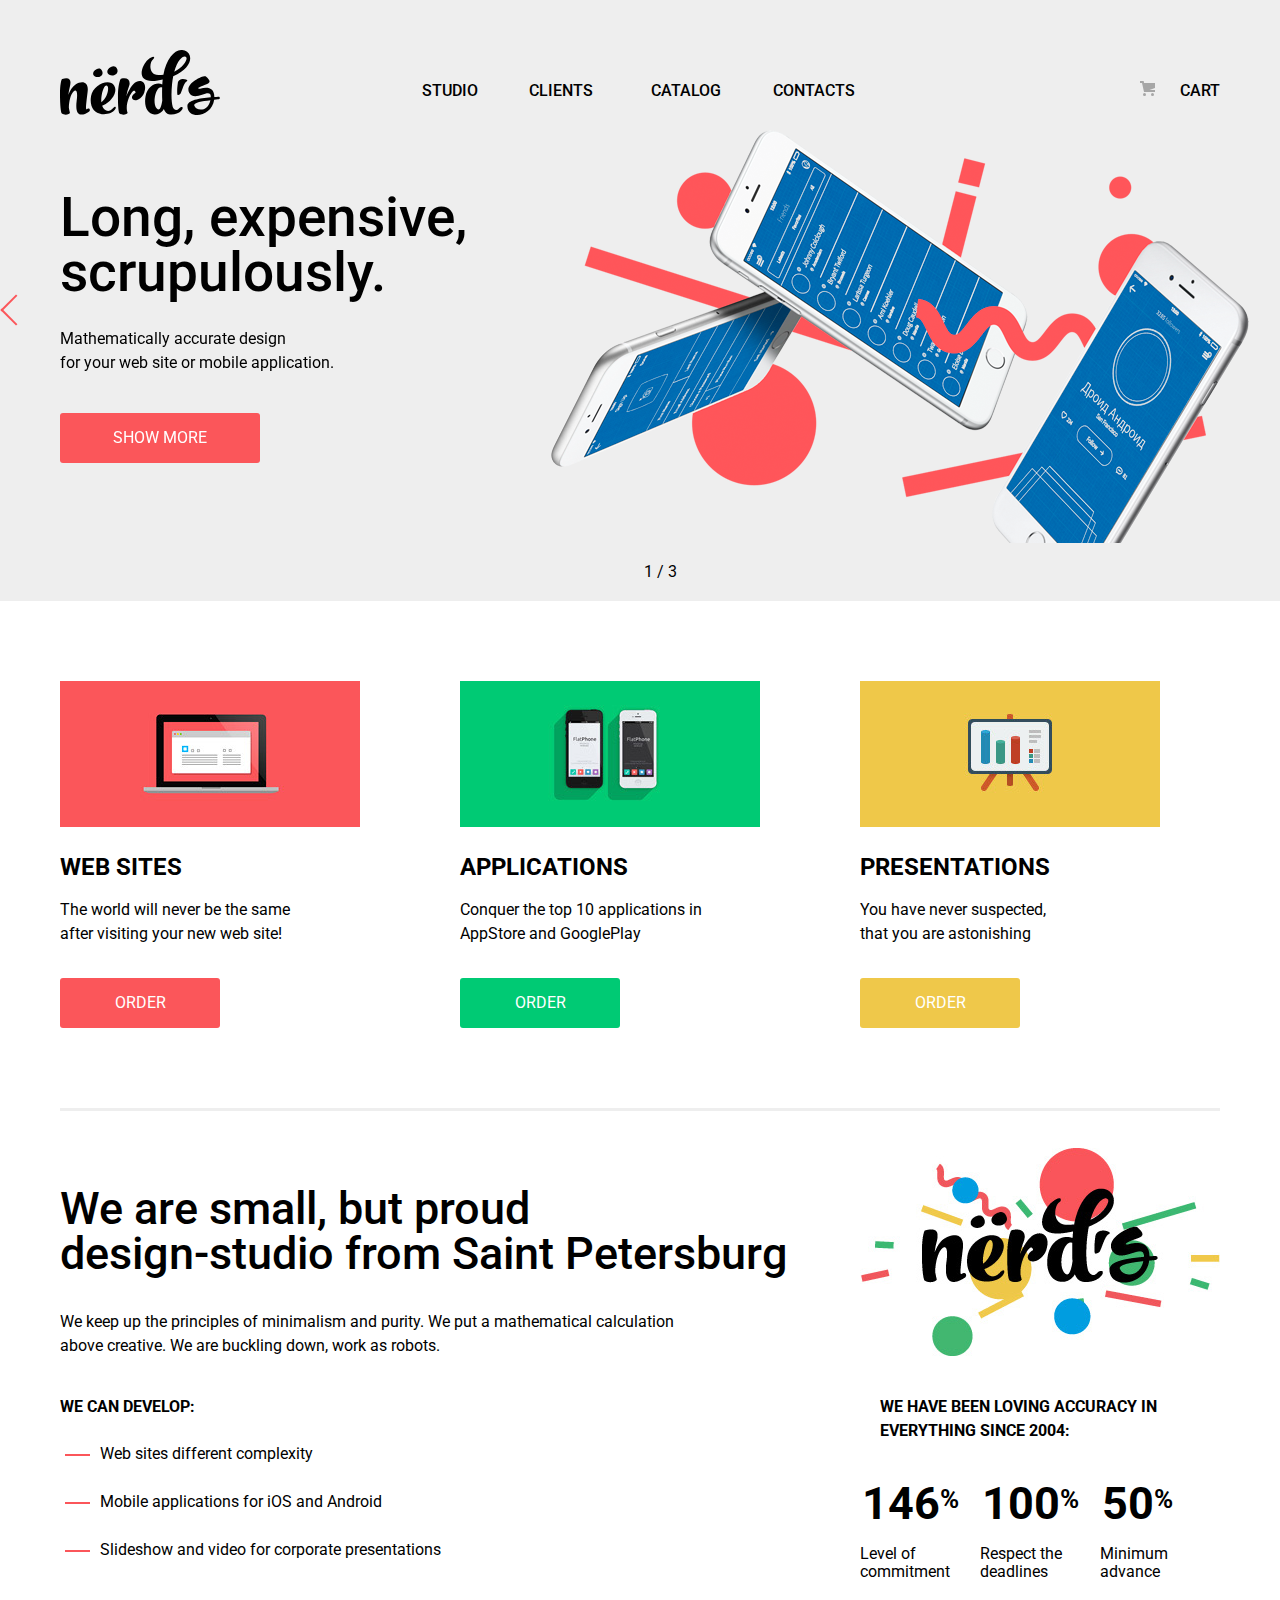
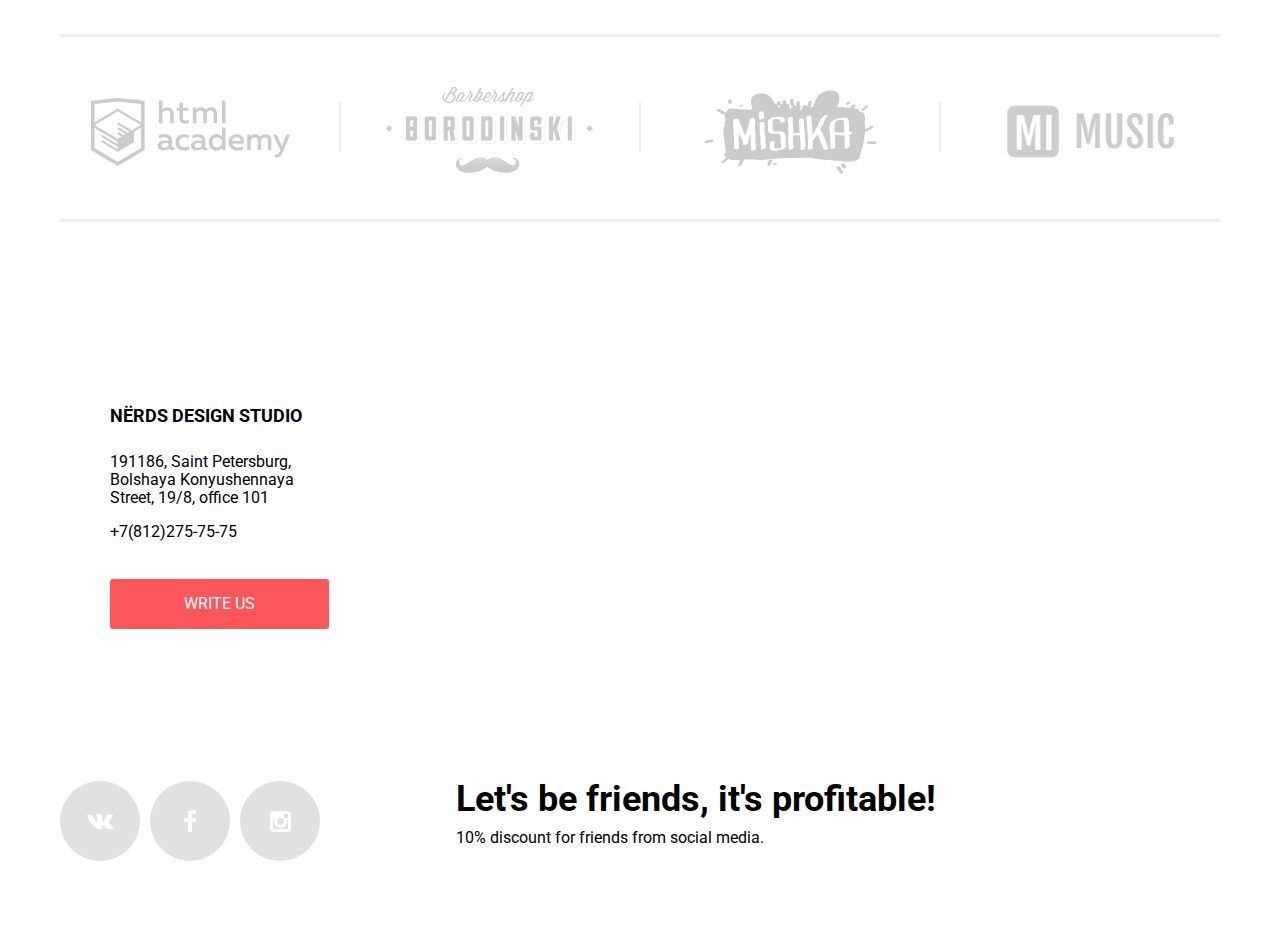
<file: index.html>
<!DOCTYPE html>
<html lang="en">

<head>
	<meta charset="UTF-8">
	<title>«Nerds»</title>
	<meta name="viewport" content="width=1320, initial-scale=1">
	<link href="https://fonts.googleapis.com/css?family=Roboto:400,500,700" rel="stylesheet">
	<link href="css/normalize.css" rel="stylesheet">
	<link href="css/style.css" rel="stylesheet">
</head>

<body>
	<header class="main-header">
		<div class="container">
			<nav class="main-navigation">
				<a class="main-header-logo">
					<img src="img/nerds-logo.svg" width="160" height="65" alt="Logo 'Nerds'">
				</a>
				<div class="main-navigation-wrapper">
					<ul class="site-navigation">
						<li><a href="#" class="disabled">Studio</a></li>
						<li><a href="#" class="disabled">Clients</a></li>
						<li><a href="catalog.html">Catalog</a></li>
						<li><a href="#" class="disabled">Contacts</a></li>
					</ul>
					<ul class="user-navigation">
						<li><a class="cart-link disabled" href="#">Cart</a></li>
					</ul>
				</div>
			</nav>
		</div>
		<!-- slider -->
		<section class="slider">
			<h2 class="visually-hidden">Advantages</h2>
			<div class="swiper-container">
				<ul class="slider-list swiper-wrapper">
					<li class="slider-item slider-item--first swiper-slide">
						<h3>Long, expensive,<br> scrupulously.</h3>
						<p>Mathematically accurate design<br>for your web site or mobile application.</p>
						<a class="button slider-item-button" href="javascript:void(0)">Show more</a>
					</li>
					<li class="slider-item slider-item--second swiper-slide">
						<h3>We love mathematics as no one else.</h3>
						<p>Nothing creative, only mathematical formulas for calculating ideal proportions.</p>
						<a class="button slider-item-button" href="javascript:void(0)">Show more</a>
					</li>
					<li class="slider-item slider-item--third swiper-slide">
						<h3>Only night,<br>only hard-core</h3>
						<p>Work during the day, how is everyone? We are against it.<br>Work is just beginning at midnight.</p>
						<a class="button slider-item-button" href="javascript:void(0)">Show more</a>
					</li>
				</ul>
				<!-- Pagination -->
				<div class="swiper-pagination"></div>
				<!-- Arrows -->
				<div class="swiper-button-next"><span></span></div>
				<div class="swiper-button-prev"><span></span></div>
			</div>
		</section>
	</header>

	<main>
		<div class="container">
			<h1 class="visually-hidden">Nerds</h1>
			<!-- services -->
			<section class="features">
				<h2 class="visually-hidden">Services</h2>
				<ul class="features-list">
					<li class="feature-item">
						<img src="img/illustration-1.jpg" width="300" height="146" alt="Web sites">
						<h3>Web sites</h3>
						<p>The world will never be the same<br>after visiting your new web site!</p>
						<a class="feature-item-button-1 button" href="javascript:void(0)">Order</a>
					</li>
					<li class="feature-item">
						<img src="img/illustration-2.jpg" width="300" height="146" alt="Applications">
						<h3>Applications</h3>
						<p>Conquer the top 10 applications in <br>AppStore and GooglePlay</p>
						<a class="feature-item-button-2 button" href="javascript:void(0)">Order</a>
					</li>
					<li class="feature-item">
						<img src="img/illustration-3.jpg" width="300" height="146" alt="Presentations">
						<h3>Presentations</h3>
						<p>You have never suspected,<br>that you are astonishing</p>
						<a class="feature-item-button-3 button" href="javascript:void(0)">Order</a>
					</li>
				</ul>
			</section>
			<!-- about company -->
			<section class="about-us">
				<h2 class="visually-hidden">About us</h2>
				<div class="advantages">
					<p><strong>We are small, but proud<br>design-studio from Saint Petersburg</strong></p>
					<p>We keep up the principles of minimalism and purity. We put a mathematical calculation<br>
						above creative. We are buckling down, work as robots.</p>
					<h3>We can develop:</h3>
					<ul class="advantages-list">
						<li>Web sites different complexity</li>
						<li>Mobile applications for iOS and Android</li>
						<li>Slideshow and video for corporate presentations</li>
					</ul>
				</div>
				<!-- statistics -->
				<div class="statistics">
					<img src="img/nerds-illustration.jpg" width="360" height="208" alt="Logo 'Nerds'">
					<h3>We have been loving accuracy in everything since 2004:</h3>
					<ul class="statistics-list">
						<li>
							<dl>
								<dt>146<span>%</span></dt>
								<dd>Level of commitment</dd>
							</dl>
						</li>
						<li>
							<dl>
								<dt>100<span>%</span></dt>
								<dd>Respect the deadlines</dd>
							</dl>
						</li>
						<li>
							<dl>
								<dt>50<span>%</span></dt>
								<dd>Minimum advance</dd>
							</dl>
						</li>
					</ul>
				</div>
			</section>
			<!-- Clients -->
			<section class="product-links">
				<h2 class="visually-hidden">Examples of our work</h2>
				<div class="product-links-list">
					<ul>
						<li>
							<a href="https://htmlacademy.ru" target="_blank"><img src="img/logo-1.png" width="199" height="68"
									alt="HTMLAcademy"></a>
							<span class="visually-hidden">HTMLAcademy</span>
						</li>
						<li>
							<a href="https://gorodetskaya-mariia.github.io/Barbershop/" target="_blank"><img src="img/logo-2.png"
									width="209" height="87" alt="Barbershop 'Borodinskii'"></a>
							<span class="visually-hidden">Barbershop "Borodinskii"</span>
						</li>
						<li>
							<a href="https://gorodetskaya-mariia.github.io/Mishka/" target="_blank"><img src="img/logo-4.png"
									width="173" height="84" alt="Mishka"></a>
							<span class="visually-hidden">Mishka</span>
						</li>
						<li>
							<a href="https://gorodetskaya-mariia.github.io/MI-Music/build/" target="_blank"><img
									src="img/mi-music-logo.png" width="185" height="52" alt="MI Music"></a>
							<span class="visually-hidden">MI Music</span>
						</li>
					</ul>
				</div>
			</section>
		</div>
		<!-- contacts and map -->
		<section class="map-and-contacts">
			<h2 class="visually-hidden">How to contact us</h2>
			<div class="container">
				<aside class="address-and-contacts">
					<div class="our-address">
						<h3>Nёrds Design Studio</h3>
						<p>191186, Saint Petersburg,<br>Bolshaya Konyushennaya Street, 19/8, office 101<br>
						</p>
						<span>+7(812)275-75-75</span>
					</div>
					<a class="button-contacts button" href="#">Write us</a>
				</aside>
			</div>
			<iframe class="map"
				src="https://www.google.com/maps/embed?pb=!1m18!1m12!1m3!1d1998.603787253323!2d30.32085871572347!3d59.93871648187622!2m3!1f0!2f0!3f0!3m2!1i1024!2i768!4f13.1!3m3!1m2!1s0x4696310fca145cc1%3A0x42b32648d8238007!2sBolshaya+Konyushennaya+Street%2C+19%2F8%2C+Sankt-Peterburg%2C+191186!5e0!3m2!1sen!2sru!4v1534187712363"
				width="1140" height="415" style="border:0" allowfullscreen>
			</iframe>
		</section>
	</main>
	<!-- we are in social media -->
	<footer>
		<div class="container">
			<div class="footer-social">
				<ul>
					<li>
						<a class="social-button" href="javascript:void(0)"><span class="visually-hidden">Vkontakte</span>
							<svg xmlns="http://www.w3.org/2000/svg" width="26" height="15" viewBox="0 0 26 15">
								<path fill="#FFF"
									d="M16.138 11.51c.956-.309 2.18 2.04 3.483 2.939.978.681 1.727.534 1.727.534l3.473-.05s1.815-.112.957-1.554c-.071-.12-.503-1.069-2.585-3.022-2.177-2.043-1.882-1.712.739-5.244 1.597-2.153 2.236-3.468 2.036-4.028-.192-.539-1.365-.399-1.365-.399L20.69.713c-.381.001-.704.119-.851.515-.003.004-.621 1.666-1.445 3.079-1.741 2.989-2.436 3.148-2.724 2.961-.661-.433-.494-1.737-.494-2.664 0-2.897.432-4.105-.846-4.417-.427-.104-.739-.172-1.828-.182-1.392-.021-2.574 0-3.244.329-.445.223-.786.712-.579.74.26.035.843.16 1.155.586.401.552.389 1.789.389 1.789s.229 3.411-.54 3.834c-.528.29-1.25-.302-2.803-3.016-.793-1.388-1.392-2.922-1.392-2.922s-.116-.285-.326-.441c-.25-.185-.6-.244-.6-.244L.848.684S.29.7.085.946c-.182.218-.015.668-.015.668s2.909 6.881 6.203 10.347c3.02 3.182 6.452 2.971 6.452 2.971h1.555s.469-.054.709-.312c.224-.24.214-.691.214-.691s-.031-2.109.935-2.419z" />
								</svg></a>
					</li>
					<li><a class="social-button" href="javascript:void(0)"><span class="visually-hidden">Facebook</span>
							<svg xmlns="http://www.w3.org/2000/svg" width="12" height="22" viewBox="0 0 12 22">
								<path fill="#FFF" d="M12 4V0H8a4 4 0 0 0-4 4v4H0v4h4v10h4V12h4V8H8V4h4z" />
							</svg>
						</a></li>
					<li><a class="social-button" href="javascript:void(0)"><span class="visually-hidden">Instagram</span>
							<svg xmlns="http://www.w3.org/2000/svg" width="21" height="21" viewBox="0 0 21 21">
								<path fill="#FFF"
									d="M18 0H3C1.35 0 0 1.35 0 3v15c0 1.65 1.35 3 3 3h15c1.65 0 3-1.35 3-3V3c0-1.65-1.35-3-3-3zm-7.5 7c1.93 0 3.5 1.57 3.5 3.5S12.43 14 10.5 14 7 12.43 7 10.5 8.57 7 10.5 7zM18 18H3V9h1.181A6.504 6.504 0 0 0 4 10.5a6.5 6.5 0 1 0 13 0 6.45 6.45 0 0 0-.181-1.5H18v9zm0-11h-4V3h4v4z" />
								</svg>
						</a></li>
				</ul>
				<div class="footer-info">
					<b>Let's be friends, it's profitable!</b>
					<p>10% discount for friends from social media.</p>
				</div>
			</div>
		</div>
	</footer>
	<!-- modal window "Write us" -->
	<section class="modal-write-us">
		<h2>Write us</h2>
		<form class="form-write-us" action="https://echo.htmlacademy.ru" method="post">
			<div class="form-name-email">
				<p>
					<label class="label-user-name" for="form-name">Your name:</label>
					<input class="form-user-name" id="form-name" type="text" name="userName" pattern="^[А-Яа-яЁё-a-zA-Z\s]+$"
					placeholder="Your name and surname" required>
				</p>
				<p>
					<label class="label-user-email" for="form-email">Email:</label>
					<input class="form-user-email" id="form-email" type="email" name="userEmail" placeholder="email@example.com"
						required>
				</p>
			</div>
			<label class="label-user-message" for="form-message">Message:</label>
			<textarea id="form-message" name="user-message" placeholder="Your message" required></textarea>
			<button class="button" type="submit">Send</button>
		</form>
		<button class="modal-close" type="button">Close</button>
	</section>
	<script src="script/libs/swiper.min.js"></script>
	<script src="script/main.js"></script>
</body>

</html>
</file>
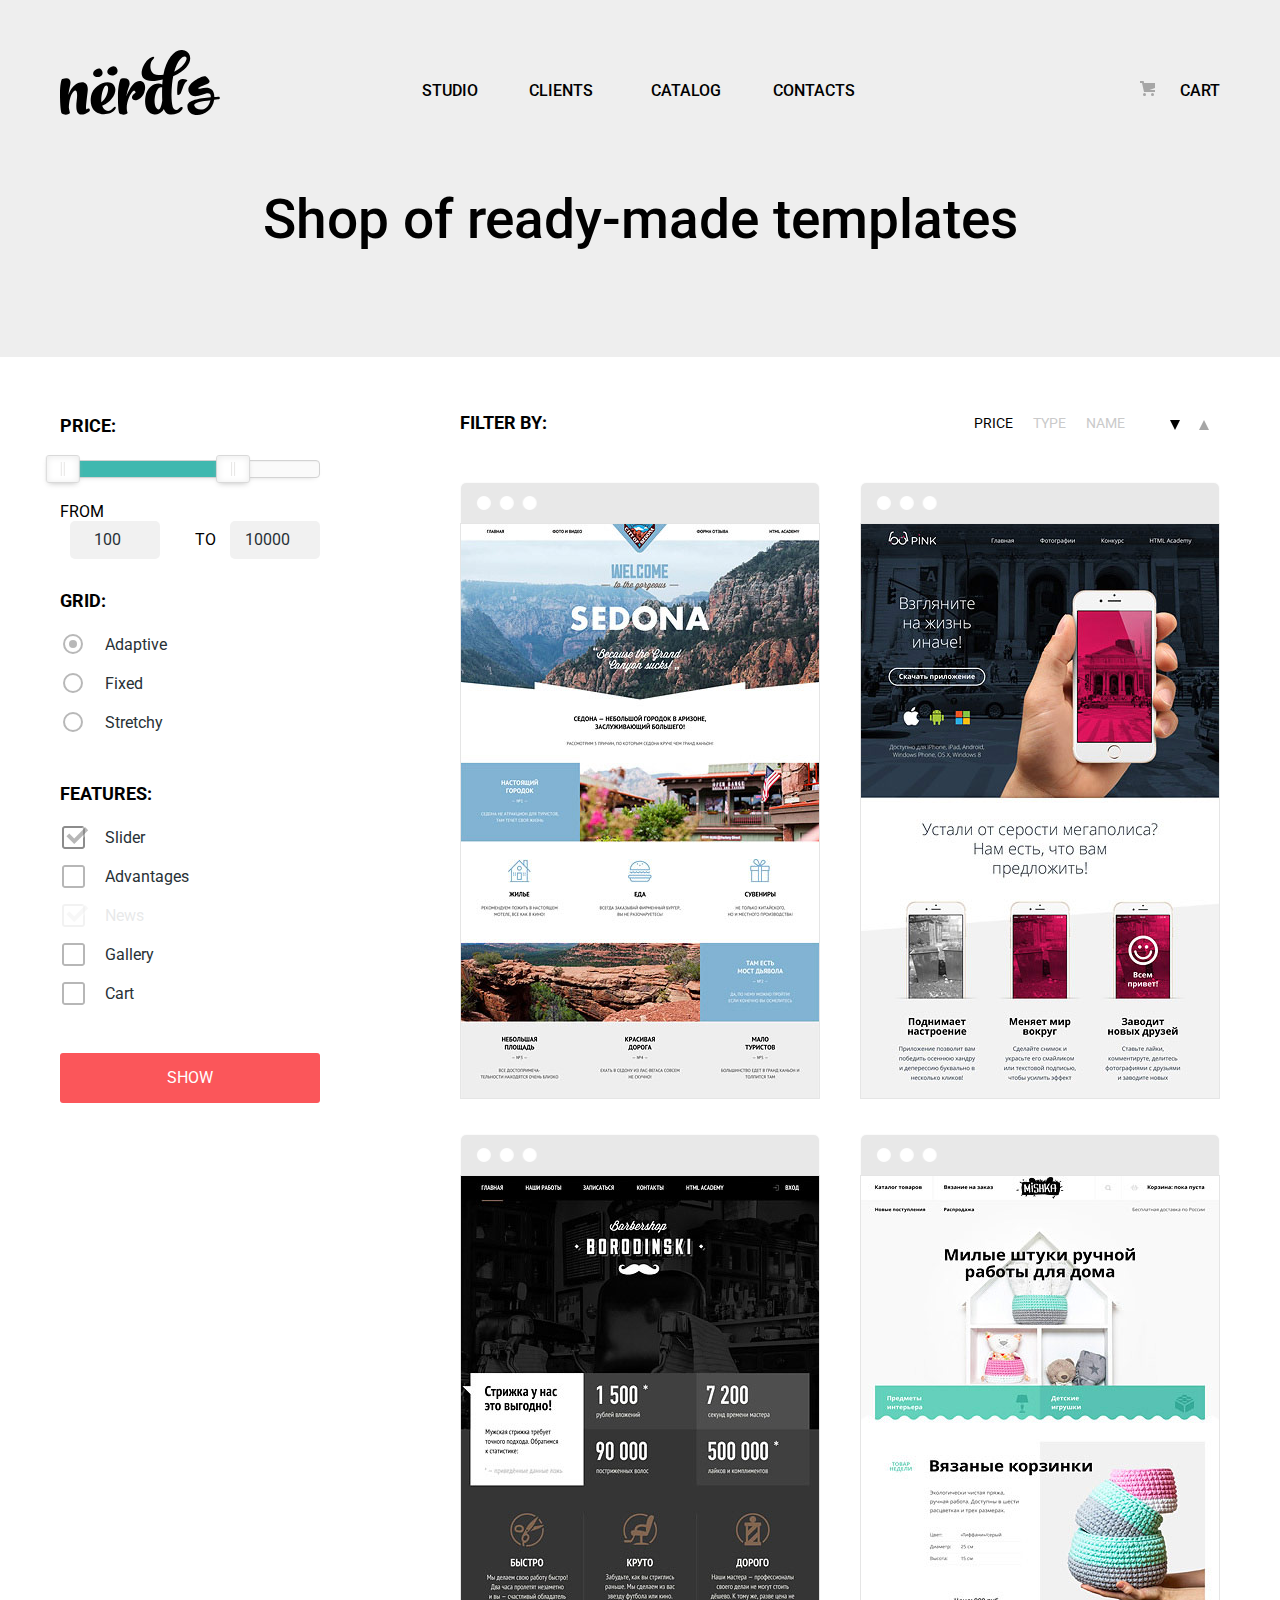
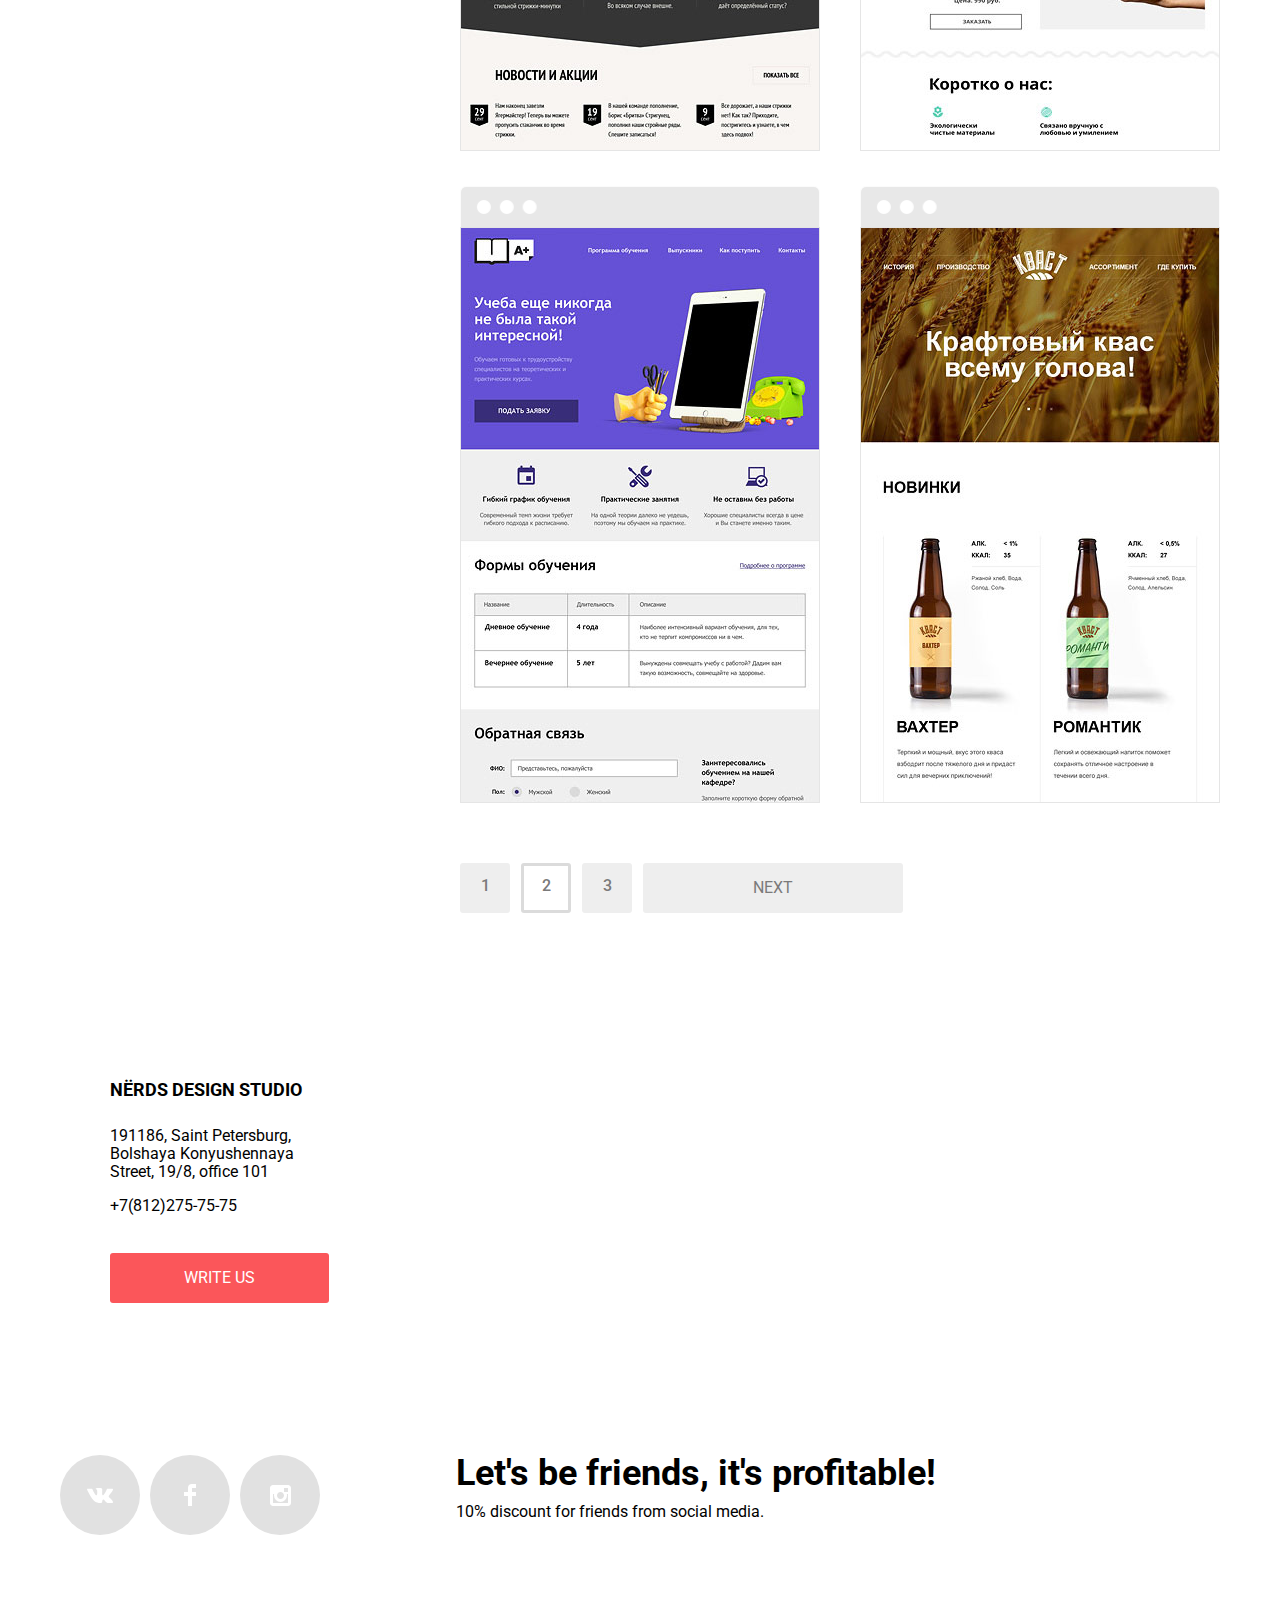
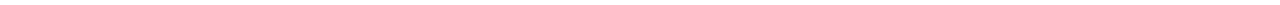
<file: catalog.html>
<!DOCTYPE html>
<html lang="en">

<head>
    <meta charset="UTF-8">
		<title>«Nerds»</title>
		<meta name="viewport" content="width=1320, initial-scale=1">
    <link href="https://fonts.googleapis.com/css?family=Roboto:400,500,700" rel="stylesheet">
    <link href="css/normalize.css" rel="stylesheet">
		<link href="css/style.css" rel="stylesheet">
		<link href="css/nouislider.css" rel="stylesheet">
</head>

<body class="inner-page">
  <header class="main-header">
    <div class="container">
        <nav class="main-navigation">
            <a href="index.html" class="main-header-logo">
              <img src="img/nerds-logo.svg" width="160" height="65" alt="Logo 'Nerds'">
            </a>
            <div class="main-navigation-wrapper">
							<ul class="site-navigation">
								<li><a href="#" class="disabled">Studio</a></li>
								<li><a href="#" class="disabled">Clients</a></li>
								<li><a href="catalog.html">Catalog</a></li>
								<li><a href="#" class="disabled">Contacts</a></li>
							</ul>
							<ul class="user-navigation">
								<li><a class="cart-link disabled" href="#">Cart</a></li>
							</ul>
            </div>

        </nav>
        <h1>Shop of ready-made templates</h1>
      </div>
  </header>
  <!-- filters -->
  <main >
    <div class="container">
    <div class="catalog-columns">
        <section class="filters">
          <h2 class="visually-hidden">Filters</h2>
          <form class="filter">
<!-- "Price" -->
            <fieldset class="filter-item">
							<legend>Price:</legend>
							<div id="steps-slider" class="noUi-target noUi-ltr noUi-horizontal"></div>
							<div class="price-controls">
									<label class="min-price">from 
											<input type="number" id="input-with-keypress-0">
									</label>
									<label class="max-price">to 
											<input type="number" id="input-with-keypress-1">
									</label>
							</div>
            </fieldset>
<!-- "Grid" -->
            <fieldset>
              <legend>Grid:</legend>
              <ul>
                <li class="filter-option">
                  <input class="visually-hidden filter-input filter-input-radio"
                  type="radio" name="pattern-net" value="adaptive" id="filter-adaptive" checked>
                  <label for="filter-adaptive">Adaptive</label>
                </li>
                <li class="filter-option">
                  <input class="visually-hidden filter-input filter-input-radio"
                  type="radio" name="pattern-net" value="fixed" id="filter-fixed">
                  <label for="filter-fixed">Fixed</label>
                </li>
                <li class="filter-option">
                  <input class="visually-hidden filter-input filter-input-radio"
                  type="radio" name="pattern-net" value="stretchy" id="filter-stretchy">
                  <label for="filter-stretchy">Stretchy</label>
                </li>
              </ul>
            </fieldset>
<!-- "Features" -->
            <fieldset>
              <legend>Features:</legend>
              <ul>
                <li class="filter-option">
                  <input class="visually-hidden filter-input filter-input-checkbox"
                  type="checkbox" name="slider" id="filter-slider" checked>
                  <label for="filter-slider">Slider</label>
                </li>
                <li class="filter-option">
                  <input class="visually-hidden filter-input filter-input-checkbox"
                   type="checkbox" name="block-features" id="filter-block-features">
                   <label for="filter-block-features">Advantages</label>
                </li>
                <li class="filter-option">
                  <input class="visually-hidden filter-input filter-input-checkbox"
                  type="checkbox" name="news" checked disabled id="filter-news">
                  <label for="filter-news">News</label>
                </li>
                <li class="filter-option">
                  <input class="visually-hidden filter-input filter-input-checkbox"
                  type="checkbox" name="gallery" id="filter-gallery">
                  <label for="filter-gallery">Gallery</label>
                </li>
                <li class="filter-option">
                  <input class="visually-hidden filter-input filter-input-checkbox"
                  type="checkbox" name="cart" id="filter-cart">
                  <label for="filter-cart">Cart</label>
                </li>
              </ul>
            </fieldset>

            <a href="javascript:void(0)" class="filter-button button">Show</a>
          </form>
        </section>
<!-- catalog of patterns -->
        <section class="catalog">
          <h2 class="visually-hidden">Catalog of patterns</h2>
          <div class="catalog-sorting">
            <h3>Filter by:</h3>
                <ul class="sorting-list">
                      <li class="sorting-item-current"><a>Price</a></li>
                      <li><a href="javascript:void(0)">Type</a></li>
                      <li><a href="javascript:void(0)">Name</a></li>
                      <li><a href="javascript:void(0)" class="button-sorting-down"></a></li>
                      <li><a href="javascript:void(0)" class="button-sorting-up"></a></li>
                </ul>
          </div>

          <ul class="catalog-list">
            <li class="catalog-item">

                  <h3 class="visually-hidden">Sedona</h3>
                  <img class="catalog-item__browser" src="img/browser.png" width="360" height="40" alt="Sedona'">
                  <div class="catalog-item-shadow">
                      <img src="img/img-sedona.jpg" width="360" height="576" alt="Sedona'">
                  </div>

              <aside class="catalog-item-info">
                <h3>Sedona</h3>
                <p>Informative site<br>for tourists</p>
                <a class="button button-price">9 900 &#x20bd;</a>
              </aside>
            </li>
            <li class="catalog-item">

                <h3 class="visually-hidden">Pink</h3>
                  <img class="catalog-item__browser" src="img/browser.png" width="360" height="40" alt="Pink'">
                  <div class="catalog-item-shadow">
                      <img src="img/img-pink.jpg" width="360" height="576" alt="Pink'">
                  </div>
                  <aside class="catalog-item-info">
                    <h3>Pink App</h3>
                    <p>Landing page,<br>application for iOS and Android</p>
                    <a class="button button-price">9 900 &#x20bd;</a>
                  </aside>

            </li>
            <li class="catalog-item">

                <h3 class="visually-hidden">Barbershop "Borodinskii"</h3>
                  <img class="catalog-item__browser" src="img/browser.png" width="360" height="40" alt="Barbershop">
                  <div class="catalog-item-shadow">
                      <img src="img/img-barbershop.jpg" width="360" height="576" alt="Barbershop'">
                  </div>
                  <aside class="catalog-item-info">
                    <h3>Barbershop</h3>
                    <p>Web site of beauty salon.<br>for men.</p>
                    <a class="button button-price">9 900 &#x20bd;</a>
                  </aside>

            </li>
            <li class="catalog-item">

                <h3 class="visually-hidden">Mishka</h3>
                  <img class="catalog-item__browser" src="img/browser.png" width="360" height="40" alt="Mishka'">
                  <div class="catalog-item-shadow">
                      <img src="img/img-mishka.jpg" width="360" height="576" alt="Mishka'">
                  </div>
                  <aside class="catalog-item-info">
                    <h3>Mishka</h3>
                    <p>Online store<br>handcrafted gifts</p>
                    <a class="button button-price">9 900 &#x20bd;</a>
                  </aside>

            </li>
            <li class="catalog-item">

                <h3 class="visually-hidden">Aplus</h3>
                  <img class="catalog-item__browser" src="img/browser.png" width="360" height="40" alt="Aplus'">
                  <div class="catalog-item-shadow">
                      <img src="img/img-aplus.jpg" width="360" height="576" alt="Aplus'">
                  </div>
                  <aside class="catalog-item-info">
                    <h3>A Plus</h3>
                    <p>Landing page of <br>educational courses</p>
                    <a class="button button-price">9 900 &#x20bd;</a>
                  </aside>

            </li>
            <li class="catalog-item">

                <h3 class="visually-hidden">Kvast</h3>
                  <img class="catalog-item__browser" src="img/browser.png" width="360" height="40" alt="Kvast'">
                  <div class="catalog-item-shadow">
                      <img src="img/img-kvast.jpg" width="360" height="576" alt="Kvast'">
                  </div>
                  <aside class="catalog-item-info">
                    <h3>Kvast</h3>
                    <p>Web site of<br>exclusive kvass</p>
                    <a class="button button-price">9 900 &#x20bd;</a>
                  </aside>

            </li>
          </ul>
          <aside class="pagination">
                <h2 class="visually-hidden">Pagination</h2>
                <ul class="pagination-list">
                    <li class="pagination-item"><a href="javascript:void(0)">1</a></li>
                    <li class="pagination-item pagination-item-current"><a>2</a></li>
                    <li class="pagination-item"><a href="javascript:void(0)">3</a></li>
                </ul>
                <a class="button next-page-button">Next</a>
          </aside>
        </section>

      </div>

    </div>
    <!-- contacts and map -->
      <section class="map-and-contacts">
        <h2 class="visually-hidden">How to contact us</h2>
        <div class="container">
            <aside class="address-and-contacts">
              <div class="our-address">
                  <h3>Nёrds Design Studio</h3>
                  <p>191186, Saint Petersburg,<br>Bolshaya Konyushennaya Street, 19/8, office 101<br>
                  </p>
                  <span>+7(812)275-75-75</span>
              </div>
              <a class="button-contacts button" href="#">Write us</a>
            </aside>
        </div>
        <iframe class="map" src="https://www.google.com/maps/embed?pb=!1m18!1m12!1m3!1d1998.603787253323!2d30.32085871572347!3d59.93871648187622!2m3!1f0!2f0!3f0!3m2!1i1024!2i768!4f13.1!3m3!1m2!1s0x4696310fca145cc1%3A0x42b32648d8238007!2sBolshaya+Konyushennaya+Street%2C+19%2F8%2C+Sankt-Peterburg%2C+191186!5e0!3m2!1sen!2sru!4v1534187712363"
         width="1140" height="415" style="border:0" allowfullscreen>
        </iframe>
      </section>
  </main>
  <footer>
    <div class="container">
        <div class="footer-social">
          <ul>
            <li>
              <a class="social-button" href="javascript:void(0)"><span class="visually-hidden">Vkontakte</span>
                <svg xmlns="http://www.w3.org/2000/svg" width="26" height="15" viewBox="0 0 26 15"><path fill="#FFF" d="M16.138 11.51c.956-.309 2.18 2.04 3.483 2.939.978.681 1.727.534 1.727.534l3.473-.05s1.815-.112.957-1.554c-.071-.12-.503-1.069-2.585-3.022-2.177-2.043-1.882-1.712.739-5.244 1.597-2.153 2.236-3.468 2.036-4.028-.192-.539-1.365-.399-1.365-.399L20.69.713c-.381.001-.704.119-.851.515-.003.004-.621 1.666-1.445 3.079-1.741 2.989-2.436 3.148-2.724 2.961-.661-.433-.494-1.737-.494-2.664 0-2.897.432-4.105-.846-4.417-.427-.104-.739-.172-1.828-.182-1.392-.021-2.574 0-3.244.329-.445.223-.786.712-.579.74.26.035.843.16 1.155.586.401.552.389 1.789.389 1.789s.229 3.411-.54 3.834c-.528.29-1.25-.302-2.803-3.016-.793-1.388-1.392-2.922-1.392-2.922s-.116-.285-.326-.441c-.25-.185-.6-.244-.6-.244L.848.684S.29.7.085.946c-.182.218-.015.668-.015.668s2.909 6.881 6.203 10.347c3.02 3.182 6.452 2.971 6.452 2.971h1.555s.469-.054.709-.312c.224-.24.214-.691.214-.691s-.031-2.109.935-2.419z"/></svg></a>
            </li>
            <li>
              <a class="social-button" href="javascript:void(0)"><span class="visually-hidden">Facebook</span>
                <svg xmlns="http://www.w3.org/2000/svg" width="12" height="22" viewBox="0 0 12 22"><path fill="#FFF" d="M12 4V0H8a4 4 0 0 0-4 4v4H0v4h4v10h4V12h4V8H8V4h4z"/>
                </svg></a>
            </li>
            <li>
              <a class="social-button" href="javascript:void(0)"><span class="visually-hidden">Instagram</span>
              <svg xmlns="http://www.w3.org/2000/svg" width="21" height="21" viewBox="0 0 21 21"><path fill="#FFF" d="M18 0H3C1.35 0 0 1.35 0 3v15c0 1.65 1.35 3 3 3h15c1.65 0 3-1.35 3-3V3c0-1.65-1.35-3-3-3zm-7.5 7c1.93 0 3.5 1.57 3.5 3.5S12.43 14 10.5 14 7 12.43 7 10.5 8.57 7 10.5 7zM18 18H3V9h1.181A6.504 6.504 0 0 0 4 10.5a6.5 6.5 0 1 0 13 0 6.45 6.45 0 0 0-.181-1.5H18v9zm0-11h-4V3h4v4z"/></svg>
              </a>
          </li>
          </ul>
          <div class="footer-info">
						<b>Let's be friends, it's profitable!</b>
						<p>10% discount for friends from social media.</p>
          </div>
        </div>
    </div>
  </footer>
  <!-- modal window "Write us" -->
	<section class="modal-write-us">
		<h2>Write us</h2>
		<form class="form-write-us" action="https://echo.htmlacademy.ru" method="post">
			<div class="form-name-email">
				<p>
					<label class="label-user-name" for="form-name">Your name:</label>
					<input class="form-user-name" id="form-name" type="text" name="userName" pattern="^[А-Яа-яЁё-a-zA-Z\s]+$"
					placeholder="Your name and surname" required>
				</p>
				<p>
					<label class="label-user-email" for="form-email">Email:</label>
					<input class="form-user-email" id="form-email" type="email" name="userEmail" placeholder="email@example.com"
						required>
				</p>
			</div>
			<label class="label-user-message" for="form-message">Message:</label>
			<textarea id="form-message" name="user-message" placeholder="Your message" required></textarea>
			<button class="button" type="submit">Send</button>
		</form>
		<button class="modal-close" type="button">Close</button>
	</section>
		<script src="script/main.js"></script>
		<script src="script/libs/wNumb.js"></script>
		<script src="script/libs/nouislider.js"></script>
		<script src="script/slider.js"></script>
</body>
</html>
</file>
<file: css/style.css>
/* глобальные стили */
body {
  margin: 0;
  padding: 0;
  min-width: 1200px;
  font-family: "Roboto", Arial, sans-serif;
  font-size: 16px;
  line-height: 18px;
  font-weight: 400;
  color: #000000;

  background-color: #ffffff;
}

img {
  max-width: 100%;
  height: auto;
}

a {
  text-decoration: none;
}

a.disabled {
	cursor: not-allowed;
}

.container {
  width: 1200px;
  box-sizing: border-box;
  margin: 0 auto;
  padding: 0 20px;
}

.visually-hidden:not(:focus):not(:active),
input[type="checkbox"].visually-hidden,
input[type="radio"].visually-hidden {
  position: absolute;
  width: 1px;
  height: 1px;
  margin: -1px;
  padding: 0;
  border: 0;

  white-space: nowrap;
	-webkit-clip-path: inset(100%);
	clip-path: inset(100%);
	clip: rect(0 0 0 0);
  overflow: hidden;
}

.button {
  display: inline-block;
  box-sizing: border-box;
  min-width: 200px;
  max-width: 500px;
  padding: 16px 10px;
  text-align: center;
  font-size: 16px;
  line-height: 18px;
  text-transform: uppercase;
  text-decoration: none;

  border-radius: 3px;
  color: #ffffff;
  background-color: #fb565a;
  -webkit-transition: all 0.3s;
  -o-transition: all 0.3s;
  transition: all 0.3s;
}

.button:hover,
.button:focus {
  background-color: #e74246;
}

.button:active {
  color: rgba(255, 255, 255, 0.3);
  background-color: #d7373b;
  -webkit-box-shadow: 0 3px rgba(0, 0, 0, 0.1) inset;
           box-shadow: 0 3px rgba(0, 0, 0, 0.1) inset;
}
/* шапка - логотип и навигация по сайту*/
.main-header {
  background-color: #eee;
}

.main-header-logo {
  width: 160px;
  height: 65px;
  margin-right: 160px;
}

.site-navigation,
.user-navigation {
  padding: 0;
  margin: 0;

  list-style: none;
  font-family: inherit;
  font-size: 16px;
  line-height: 30px;
  font-weight: 500;
  color: #000000;

  text-transform: uppercase;
}

.main-navigation {
  display: -webkit-box;
   display: -ms-flexbox;
   display: flex;
  -webkit-box-pack: justify;
      -ms-flex-pack: justify;
          justify-content: space-between;

  padding-top: 50px;
}

.main-header h1 {
  margin: 0;
  padding: 0;
  padding-bottom: 110px;

  font-size: 55px;
  line-height: 55px;
  font-weight: 500;
  text-align: center;
}

.inner-page .main-header {
  margin-bottom: 57px;
}

.inner-page .main-navigation {
  margin-bottom: 70px;
}

.main-navigation-wrapper {
  display: -webkit-box;
   display: -ms-flexbox;
   display: flex;

  width: 800px;
  margin: 0;
  margin-top: 15px;
  padding: 0;
}

.main-navigation-wrapper a {
  color: #000000;
  -webkit-transition: all 0.3s;
  -o-transition: all 0.3s;
  transition: all 0.3s;
}

.main-navigation-wrapper a:hover,
.main-navigation-wrapper a:focus {
  color: #fb565a;
}

.main-navigation-wrapper a:active {
  color: #000000;
  opacity: 0.3;
}

.site-navigation {
  display: -webkit-box;
   display: -ms-flexbox;
   display: flex;
  -ms-flex-wrap: wrap;
      flex-wrap: wrap;
  width: 660px;
}

.site-navigation li {
  min-width: 100px;
  margin: 0;
  padding: 0;
  padding-left: 2px;
  padding-bottom: 16px;
  padding-top: 11px;
  margin-right: 20px;
}

.site-navigation li:first-child {
  min-width: 85px;
}

.user-navigation {
  width: 160px;
  margin-left: auto;
  text-align: right;
  padding-left: 2px;
  padding-bottom: 16px;
  padding-top: 11px;
}

.user-navigation .cart-link {
  position: relative;
  padding-left: 50px;
}

.user-navigation-current {
  position: relative;
}

.user-navigation-current::after {
  content: "";
  position: absolute;
  right: 22px;
  bottom: 10px;
  left: 0px;
  height: 2px;

  background-color: #fb565a;
}

.cart-link::before {
  position: absolute;
  content: "";
  width: 15px;
  height: 15px;
  top: 0px;
  left: 10px;

  background-image: url("../img/cart-icon.svg");
  background-position: 0 0;
  background-repeat: no-repeat;
}
/*  Слайдер*/
.slider {
  position: relative;

  margin-bottom: 80px;

  background-color: #eeeeee;
}

.swiper-container {
  width: 1320px;
  margin: 0 auto;
  position: relative;
  overflow: hidden;
  list-style: none;
  padding: 0;
  z-index: 1;
}

.slider-list {
  margin: 0 auto;
  padding: 0;

  position: relative;
  width: 1200px;
  height: 100%;
  z-index: 1;
  display: -webkit-box;
  display: -webkit-flex;
  display: -ms-flexbox;
  display: flex;

  -webkit-transition-property: -webkit-transform;
  transition-property: -webkit-transform;
  -o-transition-property: transform;
  transition-property: transform;
  transition-property: transform, -webkit-transform;
  -webkit-box-sizing: content-box;
  box-sizing: content-box;
  list-style: none;
}

.slider-item {
  position: relative;
  width: 100%;
  height: 100%;
  padding: 68px 0 80px 0;
  display: -webkit-box;
  display: -ms-flexbox;
  display: -webkit-flex;
  display: flex;
  -webkit-box-orient: vertical;
  -webkit-box-direction: normal;
  -ms-flex-direction: column;
  flex-direction: column;
  webkit-flex-shrink: 0;
  -ms-flex-negative: 0;
  flex-shrink: 0;

  -webkit-transition-property: -webkit-transform;
  transition-property: -webkit-transform;
  -o-transition-property: transform;
  transition-property: transform;
  transition-property: transform, -webkit-transform;
}

.slider-item.slider-item--first {
  background-image: url("../img/slide1.png");
  background-position: 79% 8px;
  background-repeat: no-repeat;
}

.slider-item.slider-item--second {
  background-image: url("../img/slide2.png");
  background-position: 76% 0;
  background-repeat: no-repeat;
}

.slider-item.slider-item--third {
  background-image: url("../img/slide3.png");
  background-position: 75% 20px;
  background-repeat: no-repeat;
}

.slider-item h3 {
  max-width: 600px;
  margin: 0;
  margin-bottom: 27px;

  font-size: 55px;
  line-height: 55px;
  font-weight: 500;
}

.slider-item p {
  max-width: 430px;
  margin: 0;
  margin-bottom: 38px;

  line-height: 24px;
}

.slider-item-button {
  max-width: 200px;
}

.swiper-pagination {
  text-align: center;
  padding: 20px 0;
}

.swiper-button-next,
.swiper-button-prev {
  position: absolute;
  top: 37%;
  left: 5px;
  width: 27px;
  height: 44px;
  z-index: 10;
  cursor: pointer;
  -webkit-transition: opacity 0.3s;
  -o-transition: opacity 0.3s;
  transition: opacity 0.3s;
}

.swiper-button-next:hover,
.swiper-button-prev:hover {
  opacity: 0.7;
}

.swiper-button-next span,
.swiper-button-prev span {
  display: block;
  width: 20px;
  height: 20px;
  border-bottom: 2px solid #fb565a;
  border-left: 2px solid #fb565a;
  -webkit-transform: rotate(45deg);
       -ms-transform: rotate(45deg);
           transform: rotate(45deg);
}

.swiper-button-next {
  left: auto;
  right: 0;
}

.swiper-button-next span {
  -webkit-transform: rotate(225deg);
       -ms-transform: rotate(225deg);
           transform: rotate(225deg);
}

.swiper-button-disabled,
.swiper-button-disabled:hover {
  opacity: 0.5;
}
/*  Стили для main*/
/*  Стили для фильтра в каталоге*/
/* глобальные стили для поля фильтры */
.filters {
  width: 260px;
}

.filter fieldset {
  margin: 0;
  padding: 0;
  margin-bottom: 30px;

  border: none;
}

.filter legend {
  margin-bottom: 22px;

  font-size: 18px;
  line-height: 24px;
  text-transform: uppercase;
  font-weight: 700;
}

.filter ul {
  margin: 0;
  padding: 0;

  list-style: none;
  line-height: 18px;
}

.filter-input:disabled + label {
  opacity: 0.1;
}

.filter-button {
  width: 260px;

  border: 0;
}
/* стили для фильтра "Стоимость" */
.filter-item {
  margin: 0;
  padding: 0;

	border: none;
}

.range-filter {
  width: 260px;
  margin-top: 27px;
  margin-bottom: 23px;
}

.range-controls {
  position: relative;
  height: 41px;
  margin-bottom: 15px;
  padding-top: 39px;
  padding-right: 20px;
  padding-left: 20px;

  background-color: #f1f1f1;
  border-radius: 5px;
}

.range-controls .scale {
  height: 2px;

  background: #d7dcde;
}

.range-controls .bar {
  width: 70%;
  height: 2px;

  background: #00ca74;
}

.range-controls .toggle {
  position: absolute;
  top: 31px;
  left: 0;

  width: 4px;
  height: 4px;
  padding: 0;

  border: 8px solid #ffffff;
  background-color: #ababab;
  box-shadow: 0 2px 1px 0 #cfcfcf;
  border-radius: 50%;

  cursor: pointer;
}

.range-controls .toggle-min {
  left: 18px;
}

.range-controls .toggle-max {
  left: 160px;
}

.price-controls {
  font-size: 0;
}

.price-controls label {
  display: inline-block;
  width: 50%;

  font-size: 16px;
  text-transform: uppercase;
}

.price-controls input {
  width: 70px;
  padding: 10px 10px;
  margin-left: 10px;

  font-family: Roboto, Arial, sans-serif;
  font-size: 16px;
  text-align: center;
  color: #283136;
  border: none;
  border-radius: 5px;
  background: #f1f1f1;
}

.max-price {
  text-align: right;
}

/* стили для фильтра "Сетка" */
.filter-option {
  margin-bottom: 19px;
  padding-left: 45px;
}

.filter-option label {
  position: relative;
  display: block;

  cursor: pointer;
  user-select: none;
  font-size: 16px;
  line-height: 20px;
  color: #283136;
}

.filter-input-radio + label::before {
  content: "";
  position: absolute;
  left: -42px;
  top: -1px;

  width: 16px;
  height: 16px;

  border: 2px solid #4d4d4d;
  border-radius: 50%;

  opacity: 0.4;
}

.filter-input-radio:checked + label::after {
  content: "";
  position: absolute;
  top: 5px;
  left: -36px;

  width: 8px;
  height: 8px;

  background-color: #4d4d4d;
  border-radius: 50%;

  opacity: 0.4;
}

.filter-input-radio + label:hover::before,
.filter-input-radio + label:focus::before,
.filter-input-radio + label:hover::after,
.filter-input-radio + label:focus::after {
  opacity: 1;
}

/* стили для фильтра "Особенности" */
.filter-input-checkbox + label {
  -webkit-transition: opacity 0.3s;
  -o-transition: opacity 0.3s;
  transition: opacity 0.3s;
}

.filter-input-checkbox + label::before {
  content: "";
  position: absolute;
  left: -43px;
  top: -2px;

  width: 23px;
  height: 23px;

  background-image: url("../img/checkbox-off.svg");
  background-position: 0 0;
  background-repeat: no-repeat;

  opacity: 0.4;
}

.filter-input-checkbox:checked + label::after {
  content: "";
  position: absolute;
  top: -2px;
  left: -43px;

  width: 27px;
  height: 23px;

  border: 0;
  background-image: url("../img/checkbox-on.svg");
  background-position: 0 0;
  background-repeat: no-repeat;

  opacity: 0.4;
}

.filter-input-checkbox + label:hover::before,
.filter-input-checkbox + label:focus::before,
.filter-input-checkbox + label:hover::after,
.filter-input-checkbox + label:focus::after {
  opacity: 1;
}

/*  Стили для страницы с шаблонами*/
/* Сортировка */
.catalog-sorting {
  width: 760px;
  margin-bottom: 50px;
  display: -webkit-box;
   display: -ms-flexbox;
   display: flex;
  -webkit-box-pack: justify;
      -ms-flex-pack: justify;
          justify-content: space-between;

  text-transform: uppercase;
}

.catalog-sorting h3 {
  margin: 0;
  padding: 0;

  font-size: 18px;
  line-height: 18px;
  font-weight: 700;
}

.catalog-sorting:first-child {
  margin-right: auto;
}

.sorting-list {
  display: -webkit-box;
   display: -ms-flexbox;
   display: flex;
  -webkit-box-pack: justify;
      -ms-flex-pack: justify;
          justify-content: space-between;

  margin: 0;
  padding: 0;
  margin-right: 35px;

  font-size: 14px;
  line-height: 18px;
  list-style: none;
}

.sorting-list a {
  margin-right: 20px;

  text-decoration: none;
  color: #cacaca;
}

.sorting-item-current a {
  color: #000000;
}

.button-sorting-down,
.button-sorting-up {
  position: relative;
}
.button-sorting-down::before {
  content: "";
  position: absolute;
  width: 0;
  height: 0;
  left: 54px;
  top: 5px;

  border: 5px solid transparent;
  border-bottom: 10px solid #a6a6a6;
  border-top: 0;
  cursor: pointer;
}

.button-sorting-up::before {
  content: "";
  position: absolute;
  width: 0;
  height: 0;
  left: 5px;
  top: 5px;

  border: 5px solid transparent;
  border-top: 10px solid #010101;
  cursor: pointer;
}

/* стили для шаблонов */
.catalog {
  width: 760px;
}

.catalog-columns {
  display: -webkit-box;
   display: -ms-flexbox;
   display: flex;
  -webkit-box-pack: justify;
      -ms-flex-pack: justify;
          justify-content: space-between;
}

.catalog-list {
  display: -webkit-box;
  display: -ms-flexbox;
  display: flex;
  -ms-flex-wrap: wrap;
      flex-wrap: wrap;

  margin: 0;
  padding: 0;
  margin-bottom: 25px;

  list-style: none;
}

.catalog-item {
  position: relative;

  width: 360px;
  margin: 0;
  padding: 0;
  margin-bottom: 35px;
  margin-right: 40px;
  cursor: pointer;
  overflow: hidden;

  -webkit-transition: all 0.5s ease-in;
  -o-transition: all 0.5s ease-in;
  transition: all 0.5s ease-in;
}

.catalog-item:nth-child(2n) {
  margin-right: 0;
}

.catalog-item__browser {
	max-width: 358px;
  height: 40px;

	opacity: 0.12;
	border: 1px solid #e5e5e5;
  border-top-left-radius: 6px;
  border-top-right-radius: 6px;

  -webkit-transition: all 0.3s;
  -o-transition: all 0.3s;
  transition: all 0.3s;
}

.catalog-item:hover .catalog-item__browser {
	opacity: 1;
	border-color: #4d4d4d;
}

.catalog-item:hover .catalog-item-info {
  visibility: visible;
  height: 230px;
  top: 386px;
}

.catalog-item-shadow {
  width: 360px;
	height: 576px;
	margin-top: -5px;

  -webkit-box-shadow: inset 0 0 0 1px #e5e5e5;
					box-shadow: inset 0 0 0 1px #e5e5e5;
}

.catalog-item:hover .catalog-item-shadow {
	-webkit-box-shadow: inset 0 0 0 1px #4d4d4d;
	box-shadow: inset 0 0 0 1px #4d4d4d;
}

.catalog-item-shadow img {
  width: 360px;
  height: 576px;
  position: relative;

  z-index: -2;
}

.catalog-item-info {
  position: absolute;
  content: "";
  width: 358px;
  height: 0;
	top: 100%;
	left: 1px;

  text-align: center;
  background-color: #e5e5e5;
  visibility: hidden;

  -webkit-transition: all 0.5s;
  -o-transition: all 0.5s;
  transition: all 0.5s;
}

.catalog-item-info h3 {
  margin: 0;
  padding: 0;
  margin-bottom: 13px;
  margin-top: 30px;

  font-size: 18px;
  font-weight: 700;
  line-height: 30px;
  text-transform: uppercase;
}

.catalog-item-info p {
  margin: 0;
  padding: 0;
  margin-bottom: 30px;

  font-size: 16px;
  line-height: 18px;

  color: #666666;
}

.catalog-item-info .button-price {
  margin-bottom: 30px;
  width: 200px;
}

/* Пагинация */
.pagination {
  display: -webkit-box;
  display: -ms-flexbox;
  display: flex;
  -webkit-box-pack: start;
      -ms-flex-pack: start;
          justify-content: flex-start;
  -ms-flex-wrap: wrap;
      flex-wrap: wrap;

  margin-bottom: 60px;
}

.pagination-list {
  display: -webkit-box;
  display: -ms-flexbox;
  display: flex;
  -ms-flex-wrap: wrap;
      flex-wrap: wrap;

  padding: 0;
  margin: 0;

  list-style: none;
}

.pagination-item {
  margin-right: 11px;
  cursor: pointer;
}

.pagination-item a {
  box-sizing: border-box;
  width: 50px;
  height: 50px;
  display: block;
  padding-top: 14px;
  padding-bottom: 12px;

  font-size: 16px;
  line-height: 18px;
  font-weight: 500;
  text-align: center;

  color: #7b7a7a;
  background-color: #eeeeee;
  border-radius: 3px;

  -webkit-transition: all 0.15s;
  -o-transition: all 0.15s;
  transition: all 0.15s;
  -webkit-transition-timing-function: ease-out;
  -o-transition-timing-function: ease-out;
  transition-timing-function: ease-out;
}

.pagination-item a:hover,
.pagination-item a:focus {
  color: #000000;
  background-color: #dfdfdf;
}

.pagination-item a:active {
  background-color: #d5d5d5;
  color: #000000;
  -webkit-box-shadow: 0 3px rgba(0, 0, 0, 0.3) inset;
          box-shadow: 0 3px rgba(0, 0, 0, 0.3) inset;
}

.pagination-item-current a {
  color: #7b7a7a;
  background-color: #ffffff;
  box-shadow: inset 0 0 0 3px #dbdbdb;
  -webkit-transition: all 0.15s;
  -o-transition: all 0.15s;
  transition: all 0.15s;
}

.pagination-item-current a:hover,
.pagination-item-current a:focus,
.pagination-item-current a:active {
  color: #7b7a7a;
}

.next-page-button {
  width: 260px;

  color: #7b7a7a;
  background-color: #eeeeee;

  -webkit-transition: all 0.15s;
  -o-transition: all 0.15s;
  transition: all 0.15s;
  -webkit-transition-timing-function: ease-out;
  -o-transition-timing-function: ease-out;
  transition-timing-function: ease-out;
}

.next-page-button:hover,
.next-page-button:focus {
  color: #000000;
  background-color: #dfdfdf;

  cursor: pointer;
}

.next-page-button:active {
  color: #000000;
  background-color: #d5d5d5;
  -webkit-box-shadow: 0 3px rgba(0, 0, 0, 0.3) inset;
          box-shadow: 0 3px rgba(0, 0, 0, 0.3) inset;
}

/*  Конец стилизации каталога*/
/* Стили для секции вида услуг на index */
.features-list {
  display: -webkit-box;
  display: -ms-flexbox;
  display: flex;
  -ms-flex-wrap: wrap;
      flex-wrap: wrap;

  margin: 0;
  padding: 0;
  margin-bottom: 40px;

  list-style: none;
  -webkit-box-shadow: 0 3px rgba(238, 238, 238);
          box-shadow: 0 3px rgba(238, 238, 238);
}

.feature-item {
  padding: 0;
  margin: 0;
  margin-right: 100px;
  margin-bottom: 80px;
  width: 300px;
}

.feature-item:nth-child(3n) {
  margin-right: auto;
}

.feature-item h3 {
  margin: 0;
  padding: 0;
  margin-bottom: 16px;

  font-size: 24px;
  line-height: 30px;
  text-transform: uppercase;
  font-weight: 700;
}

.feature-item p {
  margin: 0;
  padding: 0;
  margin-bottom: 32px;

  font-size: 16px;
  line-height: 24px;
  font-weight: 400;
}

.feature-item img {
  margin-bottom: 21px;
}

.feature-item-button-1,
.feature-item-button-2,
.feature-item-button-3 {
  min-width: 160px;

  -webkit-transition: background-color 0.3s;
  -o-transition: background-color 0.3s;
  transition: background-color 0.3s;
}

.feature-item-button-2 {
  background-color: #00ca74;
}

.feature-item-button-3 {
  background-color: #efc84a;
}

.feature-item-button-2:hover,
.feature-item-button-2:focus {
  background-color: #00bc6c;
}

.feature-item-button-2:active {
  background-color: #00aa62;
}

.feature-item-button-3:hover,
.feature-item-button-3:focus {
  background-color: #eab534;
}

.feature-item-button-3:active {
  background-color: #e5a722;
}
/* секция о компании */
.about-us {
  display: -webkit-box;
  display: -ms-flexbox;
  display: flex;
  -webkit-box-pack: justify;
      -ms-flex-pack: justify;
          justify-content: space-between;

  box-shadow: 0 3px rgba(238, 238, 238);
}

.about-us h3 {
  padding-top: 3px;
  margin-bottom: 26px;
  margin-top: 16px;

  font-size: 16px;
  line-height: 24px;
  font-weight: 700;
  text-transform: uppercase;
}

.advantages {
  margin: 0;
  padding: 0;
  width: 760px;
  margin-right: 20px;
  margin-top: 22px;
  margin-bottom: 45px;
}

.advantages p {
  margin: 0;
  padding: 0;
  margin-top: 16px;
  margin-bottom: 34px;

  font-size: 16px;
  line-height: 24px;
}

.advantages strong {
  font-size: 45px;
  line-height: 45px;
  font-weight: 500;
}

.advantages-list {
  margin: 0;
  margin-bottom: 16px;

  list-style: none;
}

.advantages-list li {
  margin: 0;
  margin-bottom: 30px;
}

.advantages-list li {
  position: relative;
}

.advantages-list li::before {
  position: absolute;
  content: "";
  width: 25px;
  height: 2px;
  top: 50%;
  left: -35px;

  background-color: #fb565a;
}

/* статистика компании */
.statistics {
  width: 360px;
  margin: 0;
  padding: 0;
  margin-bottom: 45px;
}

.statistics img {
  width: 360px;
  height: 208px;
  margin-bottom: 16px;
}

.statistics-list {
	display: -webkit-box;
  display: -ms-flexbox;
  display: flex;
  -ms-flex-wrap: wrap;
      flex-wrap: wrap;
  margin: 0;
  padding: 0;

  list-style: none;
}

.statistics h3 {
  padding-left: 20px;
}

.statistics-list li {
  width: 120px;
  margin: 0;
  padding: 0;
}

.statistics-list dt {
  padding-top: 8px;
  padding-bottom: 19px;
  padding-left: 2px;

  font-size: 45px;
  font-weight: 700;
  line-height: 45px;
}

.statistics-list span {
  vertical-align: text-top;

  font-size: 26px;
}

.statistics-list dd,
.statistics-list dl {
  margin: 0;
  padding: 0;
}
/* секция список клиентов */
.product-links {
  margin-bottom: 80px;
}

.product-links-list ul {
  display: -webkit-box;
  display: -ms-flexbox;
  display: flex;
  -ms-flex-wrap: wrap;
      flex-wrap: wrap;
  -webkit-box-pack: justify;
      -ms-flex-pack: justify;
          justify-content: space-between;

  margin: auto 0;
  padding: 0;

  list-style: none;
  -webkit-box-shadow: 0 3px rgba(238, 238, 238);
          box-shadow: 0 3px rgba(238, 238, 238);
}

.product-links-list li {
  position: relative;
}

.product-links-list li a {
  width: 260px;
  height: 175px;
  padding-top: 10px;
  display: -webkit-box;
  display: -ms-flexbox;
  display: flex;
  -webkit-box-align: center;
      -ms-flex-align: center;
          align-items: center;
  -webkit-box-pack: center;
      -ms-flex-pack: center;
          justify-content: center;

  color: #000000;

  opacity: 0.2;

  -webkit-transition: opacity 0.15s;
  -o-transition: opacity 0.15s;
  transition: opacity 0.15s;
}

.product-links-list li a:hover,
.product-links-list li a:focus {
  opacity: 1;
}

.product-links-list li a:active {
  opacity: 0.1;
}

.product-links-list li:not(:last-of-type)::after {
  position: absolute;
  content: "";
  height: 50px;
  width: 2px;
  top: 68px;
  right: -21px;

  background-color: #eeeeee;
}

.product-links-list li:nth-child(4n)::after {
  display: none;
}
/* секция карта и контакты */
.map-and-contacts {
  position: relative;
  box-sizing: border-box;
  min-width: 1200px;
  height: 415px;
  margin-bottom: 67px;
}

.address-and-contacts {
  position: absolute;
  width: 320px;
  padding-right: 50px;
  padding-left: 50px;
  padding-top: 47px;
  padding-bottom: 44px;
  margin-top: 55px;
  display: -webkit-box;
   display: -ms-flexbox;
   display: flex;
  -ms-flex-wrap: wrap;
			flex-wrap: wrap;
			
  box-sizing: border-box;

  z-index: 1;
  background-color: #ffffff;
}

.map {
  /* position: absolute; */
  width: 100%;
  height: 100%;
}

.address-and-contacts h3 {
  padding: 0;
  margin: 0;
  margin-bottom: 22px;

  font-size: 18px;
  line-height: 30px;
  font-weight: 700;
  text-transform: uppercase;
}

.address-and-contacts span {
  margin-top: 10px;
}

.our-address {
  margin: 0;
  padding: 0;
  margin-bottom: 38px;
}

.button-contacts {
  min-width: 219px;
}
/*  Стили для футера*/
.footer-social {
  display: -webkit-box;
   display: -ms-flexbox;
   display: flex;
  margin-bottom: 70px;
}

.footer-social ul {
  display: -webkit-box;
  display: -ms-flexbox;
  display: flex;
  -ms-flex-wrap: wrap;
      flex-wrap: wrap;
  -webkit-box-pack: justify;
      -ms-flex-pack: justify;
          justify-content: space-between;
  width: 260px;
  margin: 0;
  margin-right: 136px;
  padding: 0;

  list-style: none;
}

.social-button {
  position: relative;
  display: -webkit-box;
  display: -ms-flexbox;
  display: flex;
  -webkit-box-align: center;
      -ms-flex-align: center;
          align-items: center;
  -webkit-box-pack: center;
      -ms-flex-pack: center;
          justify-content: center;
  width: 80px;
  height: 80px;

  background-color: #e1e1e1;
	border-radius: 50%;
	z-index: 1;
}

.social-button::before {
  content: "";
  z-index: -1;
  position: absolute;
  top: 50%;
  left: 50%;
  width: 1em;
  height: 1em;
  border-radius: 50%;
	background-color: #e74246;
	
  -webkit-transform-origin: center;
      -ms-transform-origin: center;
          transform-origin: center;
  -webkit-transform: translate3d(-50%, -50%, 0) scale3d(0, 0, 0);
          transform: translate3d(-50%, -50%, 0) scale3d(0, 0, 0);
  -webkit-transition: -webkit-transform 0.3s ease-in-out;
  transition: -webkit-transform 0.3s ease-in-out;
  -o-transition: transform 0.3s ease-in-out;
	transition: transform 0.3s ease-in-out;
}

.social-button:hover {
	cursor: pointer;
}

.social-button:hover::before {
  -webkit-transform: translate3d(-50%, -50%, 0) scale3d(5, 5, 5);
					transform: translate3d(-50%, -50%, 0) scale3d(5, 5, 5);
}

.social-button svg {
  z-index: 1;
}

.social-button path {
  -webkit-transition: all 0.15s;
  -o-transition: all 0.15s;
  transition: all 0.15s;
}

.social-button:hover path,
.social-button:focus path {
  fill: #ffffff;
}

.social-button:active {
  background-color: #d7373b;
}

.social-button:active path {
  fill: #e37376;
}

.footer-info {
  box-sizing: border-box;
  margin-top: 0.2px;
}

.footer-info b {
  font-size: 36px;
  font-weight: 700;
  line-height: 36px;
}

.footer-info p {
  margin: 0;
  padding: 0;
  margin-top: 10px;

  font-size: 16px;
  line-height: 22px;
}

/*  Стили для модалки*/
@keyframes bounce {
  0% {
    transform: translateY(-2000px);
  }
  70% {
    transform: translateY(30px);
  }
  90% {
    transform: translateY(-10px);
  }
  100% {
    transform: translateY(0);
  }
}

@-webkit-keyframes shake {
  0%,
  100% {
    -webkit-transform: translateX(0);
            transform: translateX(0);
  }
  10%,
  30%,
  50%,
  70%,
  90% {
    -webkit-transform: translateX(-10px);
            transform: translateX(-10px);
  }
  20%,
  40%,
  60%,
  80% {
    -webkit-transform: translateX(10px);
            transform: translateX(10px);
  }
}
@keyframes shake {
  0%,
  100% {
    -webkit-transform: translateX(0);
            transform: translateX(0);
  }
  10%,
  30%,
  50%,
  70%,
  90% {
    -webkit-transform: translateX(-10px);
            transform: translateX(-10px);
  }
  20%,
  40%,
  60%,
  80% {
    -webkit-transform: translateX(10px);
            transform: translateX(10px);
  }
}

.modal-write-us {
  position: fixed;
  display: none;
  top: 120px;
  left: 50%;
  width: 960px;
  padding-top: 65px;
  padding-right: 100px;
  padding-left: 100px;
  padding-bottom: 85px;
  box-sizing: border-box;
  margin-left: -480px;

  z-index: 102;
  color: #d7dcde;
  background-color: #ffffff;
  background-position: 0 0;
	-webkit-box-shadow: 0 30px 50px rgba(0, 0, 0, 0.7);
	box-shadow: 0 30px 50px rgba(0, 0, 0, 0.7);
}

.modal-show {
  display: block;

	-webkit-animation: bounce 0.6s;
	animation: bounce 0.6s;
}

.modal-error {
	-webkit-animation: shake 0.6s;
	animation: shake 0.6s;

  color: red;
}

.modal-close {
  position: absolute;
  top: 75px;
  right: 94px;
  width: 21px;
  height: 21px;

  font-size: 0;
  border: 0;
  cursor: pointer;
  background-color: transparent;

  -webkit-transition: all 0.15s;
  -o-transition: all 0.15s;
  transition: all 0.15s;
}

.modal-close::before,
.modal-close::after {
  content: "";
  position: absolute;
  top: 10px;
  left: 2px;
  width: 27px;
  height: 3px;

  background-color: #fb565a;

  opacity: 0.3;
}

.modal-close::before {
	-webkit-transform: rotate(45deg);
	-ms-transform: rotate(45deg);
	transform: rotate(45deg);
}

.modal-close::after {
	-webkit-transform: rotate(-45deg);
	-ms-transform: rotate(-45deg);
	transform: rotate(-45deg);
}

.modal-close:hover::before,
.modal-close:hover::after,
.modal-close:focus::before,
.modal-close:focus::after {
  opacity: 1;
}

.modal-close:active::before,
.modal-close:active::after {
  opacity: 0.1;
}

.modal-write-us h2 {
  margin: 0;
  margin-bottom: 40px;

  font-size: 45px;
  line-height: 45px;
  font-weight: 500;
  color: #000000;
}

.form-write-us {
  display: -webkit-box;
  display: -ms-flexbox;
  display: flex;
  -webkit-box-orient: vertical;
  -webkit-box-direction: normal;
  -ms-flex-direction: column;
          flex-direction: column;
  -ms-flex-wrap: wrap;
      flex-wrap: wrap;
}

.form-write-us label {
  color: #000000;
  font-weight: 700;
}

.form-write-us p {
  margin: 0;
  padding: 0;
  margin-bottom: 32px;
}

.form-write-us textarea {
  box-sizing: border-box;
  min-width: 760px;
  min-height: 115px;
  margin-top: 10px;
  margin-bottom: 45px;
  padding: 15px;
  padding-top: 10px;

  outline: none;
  color: #d7dcde;
  background-color: #ffffff;
  border: 2px solid #d7dcde;
  border-radius: 3px;
}

.form-write-us input[type="text"],
.form-write-us input[type="email"] {
  box-sizing: border-box;
  width: 360px;
  padding: 15px;
  margin-top: 10px;
  margin-right: 40px;

  font: inherit;
  outline: none;
  background-color: #ffffff;
  border: 2px solid #d7dcde;
}

.form-user-name:invalid:not(:placeholder-shown),
.form-user-email:invalid:not(:placeholder-shown),
textarea:invalid:not(:placeholder-shown) {
  border-color: #e74246;
  color: #e74246;
}

.form-user-name::placeholder,
.form-user-email::placeholder {
  color: #d7dcde;
}

.form-write-us textarea,
.form-user-name,
.form-user-email {
  -webkit-transition: all 0.15s;
  -o-transition: all 0.15s;
  transition: all 0.15s;
}

.form-write-us textarea:focus,
.form-user-name:focus::placeholder,
.form-user-email:focus::placeholder {
  color: #000000;
}

.form-write-us textarea:hover,
.form-write-us input[type="text"]:hover,
.form-write-us input[type="email"]:hover {
  border-color: #b4b9bb;
}

.form-write-us textarea:focus,
.form-write-us input[type="text"]:focus,
.form-write-us input[type="email"]:focus {
  border-color: #000000;
}

.form-write-us button {
  width: 260px;
  border: none;
}

.form-name-email {
  border: none;
  display: -webkit-box;
  display: -ms-flexbox;
  display: flex;
}
</file>
<file: css/nouislider.css>
/*! nouislider - 14.0.2 - 6/28/2019 */
/* Functional styling;
 * These styles are required for noUiSlider to function.
 * You don't need to change these rules to apply your design.
 */
 .noUi-target,
 .noUi-target * {
	 -webkit-touch-callout: none;
	 -webkit-tap-highlight-color: rgba(0, 0, 0, 0);
	 -webkit-user-select: none;
	 -ms-touch-action: none;
	 touch-action: none;
	 -ms-user-select: none;
	 -moz-user-select: none;
	 user-select: none;
	 -moz-box-sizing: border-box;
	 box-sizing: border-box;
 }
 .noUi-target {
	 position: relative;
	 direction: ltr;
 }
 .noUi-base,
 .noUi-connects {
	 width: 100%;
	 height: 100%;
	 position: relative;
	 z-index: 1;
 }
 /* Wrapper for all connect elements.
	*/
 .noUi-connects {
	 overflow: hidden;
	 z-index: 0;
 }
 .noUi-connect,
 .noUi-origin {
	 will-change: transform;
	 position: absolute;
	 z-index: 1;
	 top: 0;
	 left: 0;
	 -ms-transform-origin: 0 0;
	 -webkit-transform-origin: 0 0;
	 -webkit-transform-style: preserve-3d;
	 transform-origin: 0 0;
	 transform-style: flat;
 }
 .noUi-connect {
	 height: 100%;
	 width: 100%;
 }
 .noUi-origin {
	 height: 10%;
	 width: 10%;
 }
 /* Offset direction
	*/
 html:not([dir="rtl"]) .noUi-horizontal .noUi-origin {
	 left: auto;
	 right: 0;
 }
 /* Give origins 0 height/width so they don't interfere with clicking the
	* connect elements.
	*/
 .noUi-vertical .noUi-origin {
	 width: 0;
 }
 .noUi-horizontal .noUi-origin {
	 height: 0;
 }
 .noUi-handle {
	 -webkit-backface-visibility: hidden;
	 backface-visibility: hidden;
	 position: absolute;
 }
 .noUi-touch-area {
	 height: 100%;
	 width: 100%;
 }
 .noUi-state-tap .noUi-connect,
 .noUi-state-tap .noUi-origin {
	 -webkit-transition: transform 0.3s;
	 transition: transform 0.3s;
 }
 .noUi-state-drag * {
	 cursor: inherit !important;
 }
 /* Slider size and handle placement;
	*/
 .noUi-horizontal {
	 height: 18px;
 }
 .noUi-horizontal .noUi-handle {
	 width: 34px;
	 height: 28px;
	 left: -17px;
	 top: -6px;
 }
 .noUi-vertical {
	 width: 18px;
 }
 .noUi-vertical .noUi-handle {
	 width: 28px;
	 height: 34px;
	 left: -6px;
	 top: -17px;
 }
 html:not([dir="rtl"]) .noUi-horizontal .noUi-handle {
	 right: -17px;
	 left: auto;
 }
 /* Styling;
	* Giving the connect element a border radius causes issues with using transform: scale
	*/
 .noUi-target {
	 background: #FAFAFA;
	 border-radius: 4px;
	 border: 1px solid #D3D3D3;
	 box-shadow: inset 0 1px 1px #F0F0F0, 0 3px 6px -5px #BBB;
	 margin-bottom: 25px;
 }
 .noUi-connects {
	 border-radius: 3px;
 }
 .noUi-connect {
	 background: #3FB8AF;
 }
 /* Handles and cursors;
	*/
 .noUi-draggable {
	 cursor: ew-resize;
 }
 .noUi-vertical .noUi-draggable {
	 cursor: ns-resize;
 }
 .noUi-handle {
	 border: 1px solid #D9D9D9;
	 border-radius: 3px;
	 background: #FFF;
	 cursor: default;
	 box-shadow: inset 0 0 1px #FFF, inset 0 1px 7px #EBEBEB, 0 3px 6px -3px #BBB;
 }
 .noUi-active {
	 box-shadow: inset 0 0 1px #FFF, inset 0 1px 7px #DDD, 0 3px 6px -3px #BBB;
 }
 /* Handle stripes;
	*/
 .noUi-handle:before,
 .noUi-handle:after {
	 content: "";
	 display: block;
	 position: absolute;
	 height: 14px;
	 width: 1px;
	 background: #E8E7E6;
	 left: 14px;
	 top: 6px;
 }
 .noUi-handle:after {
	 left: 17px;
 }
 .noUi-vertical .noUi-handle:before,
 .noUi-vertical .noUi-handle:after {
	 width: 14px;
	 height: 1px;
	 left: 6px;
	 top: 14px;
 }
 .noUi-vertical .noUi-handle:after {
	 top: 17px;
 }
 /* Disabled state;
	*/
 [disabled] .noUi-connect {
	 background: #B8B8B8;
 }
 [disabled].noUi-target,
 [disabled].noUi-handle,
 [disabled] .noUi-handle {
	 cursor: not-allowed;
 }
 /* Base;
	*
	*/
 .noUi-pips,
 .noUi-pips * {
	 -moz-box-sizing: border-box;
	 box-sizing: border-box;
 }
 .noUi-pips {
	 position: absolute;
	 color: #999;
 }
 /* Values;
	*
	*/
 .noUi-value {
	 position: absolute;
	 white-space: nowrap;
	 text-align: center;
 }
 .noUi-value-sub {
	 color: #ccc;
	 font-size: 10px;
 }
 /* Markings;
	*
	*/
 .noUi-marker {
	 position: absolute;
	 background: #CCC;
 }
 .noUi-marker-sub {
	 background: #AAA;
 }
 .noUi-marker-large {
	 background: #AAA;
 }
 /* Horizontal layout;
	*
	*/
 .noUi-pips-horizontal {
	 padding: 10px 0;
	 height: 80px;
	 top: 100%;
	 left: 0;
	 width: 100%;
 }
 .noUi-value-horizontal {
	 -webkit-transform: translate(-50%, 50%);
	 transform: translate(-50%, 50%);
 }
 .noUi-rtl .noUi-value-horizontal {
	 -webkit-transform: translate(50%, 50%);
	 transform: translate(50%, 50%);
 }
 .noUi-marker-horizontal.noUi-marker {
	 margin-left: -1px;
	 width: 2px;
	 height: 5px;
 }
 .noUi-marker-horizontal.noUi-marker-sub {
	 height: 10px;
 }
 .noUi-marker-horizontal.noUi-marker-large {
	 height: 15px;
 }
 /* Vertical layout;
	*
	*/
 .noUi-pips-vertical {
	 padding: 0 10px;
	 height: 100%;
	 top: 0;
	 left: 100%;
 }
 .noUi-value-vertical {
	 -webkit-transform: translate(0, -50%);
	 transform: translate(0, -50%);
	 padding-left: 25px;
 }
 .noUi-rtl .noUi-value-vertical {
	 -webkit-transform: translate(0, 50%);
	 transform: translate(0, 50%);
 }
 .noUi-marker-vertical.noUi-marker {
	 width: 5px;
	 height: 2px;
	 margin-top: -1px;
 }
 .noUi-marker-vertical.noUi-marker-sub {
	 width: 10px;
 }
 .noUi-marker-vertical.noUi-marker-large {
	 width: 15px;
 }
 .noUi-tooltip {
	 display: none;
	 position: absolute;
	 border: 1px solid #D9D9D9;
	 border-radius: 3px;
	 background: #fff;
	 color: #000;
	 padding: 5px;
	 text-align: center;
	 white-space: nowrap;
 }
 .noUi-state-drag .noUi-active .noUi-tooltip {
	 display: block;
 } 
 .noUi-horizontal .noUi-tooltip {
	 -webkit-transform: translate(-50%, 0);
	 transform: translate(-50%, 0);
	 left: 50%;
	 bottom: 120%;
 }
 .noUi-vertical .noUi-tooltip {
	 -webkit-transform: translate(0, -50%);
	 transform: translate(0, -50%);
	 top: 50%;
	 right: 120%;
 }
</file>
